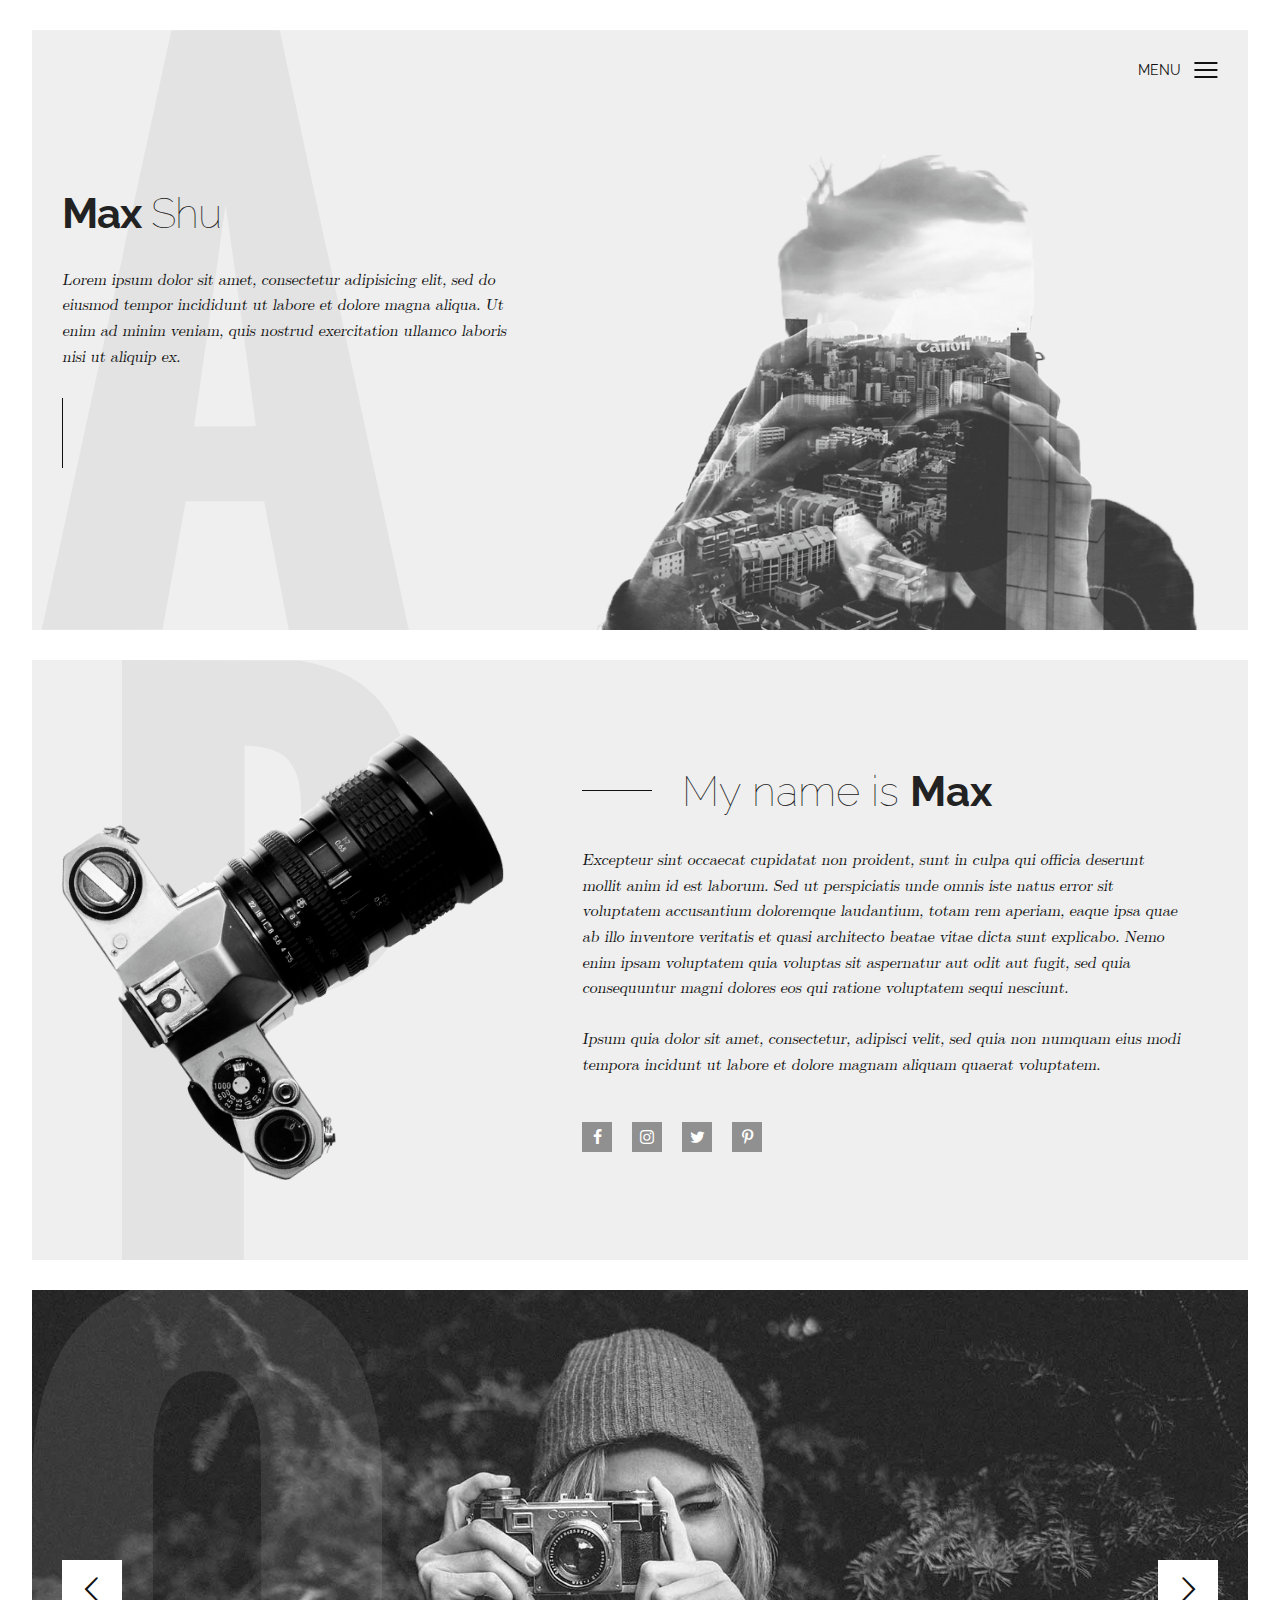
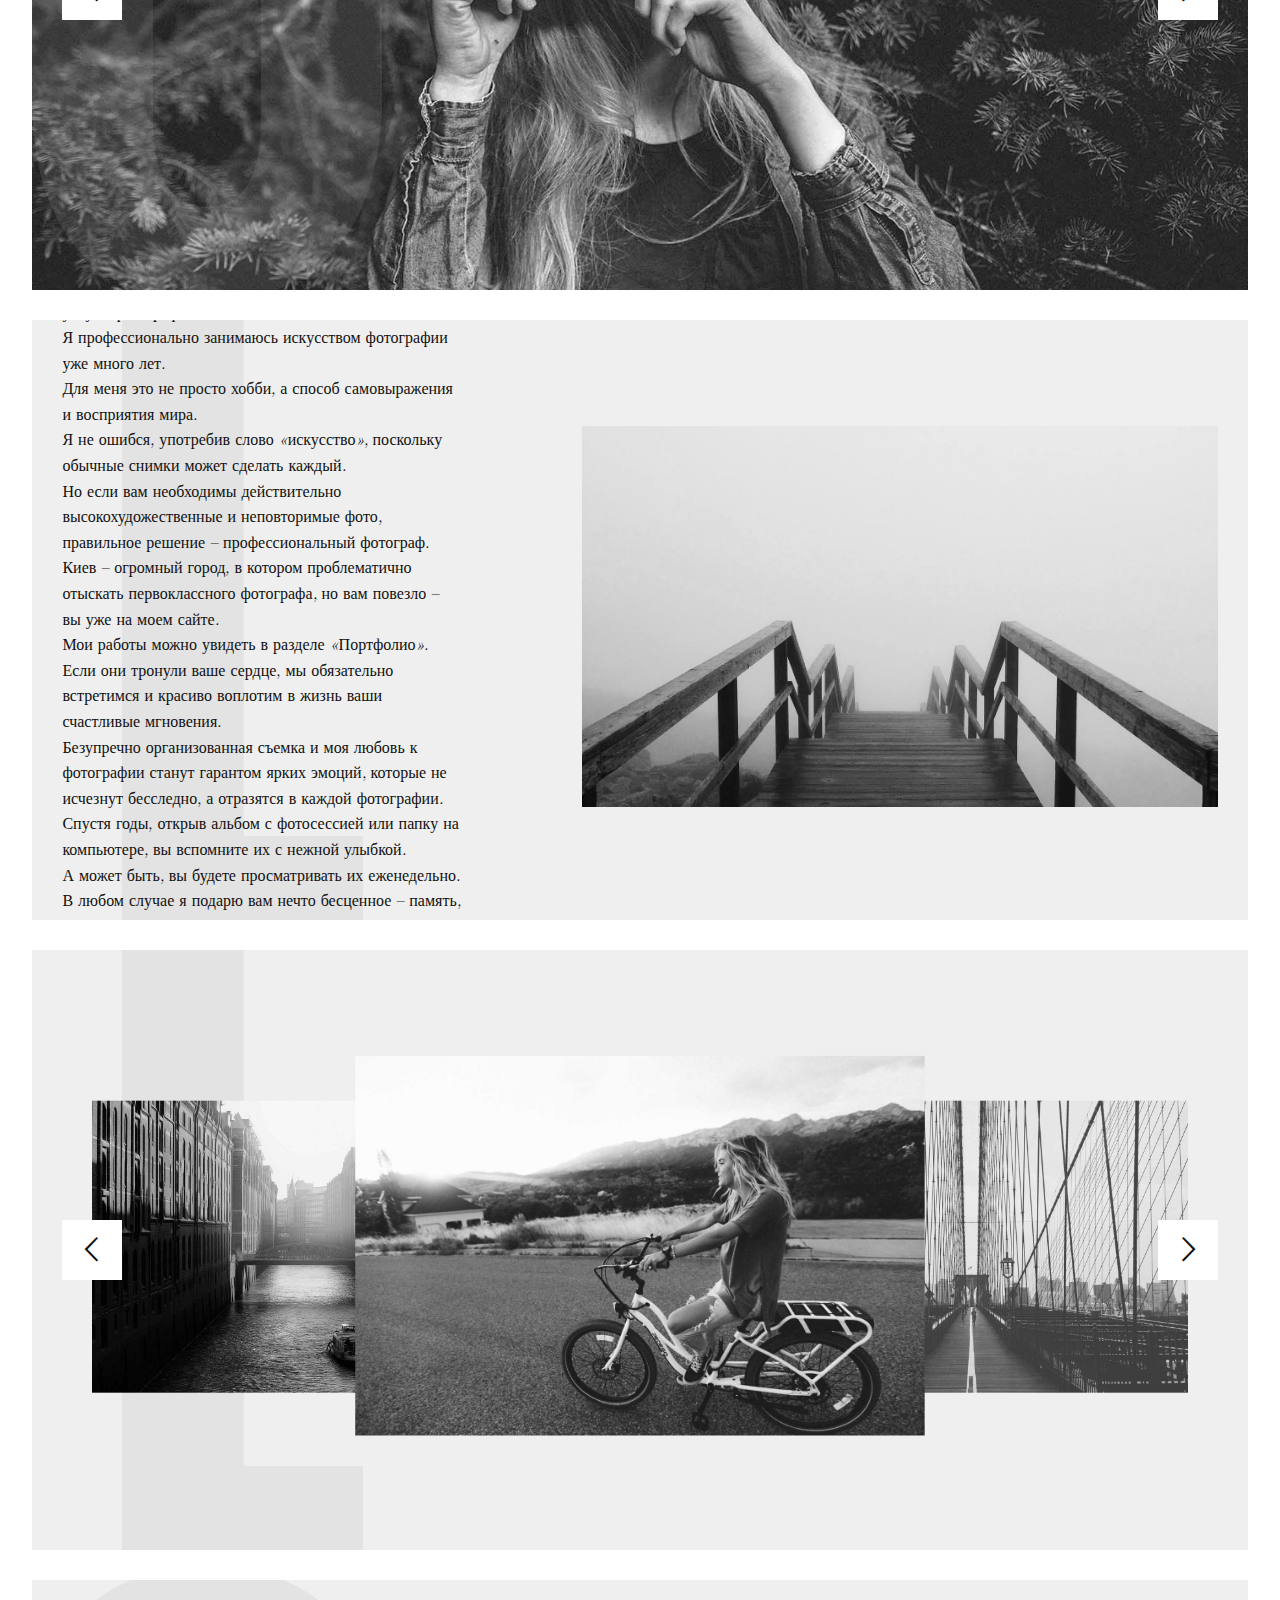
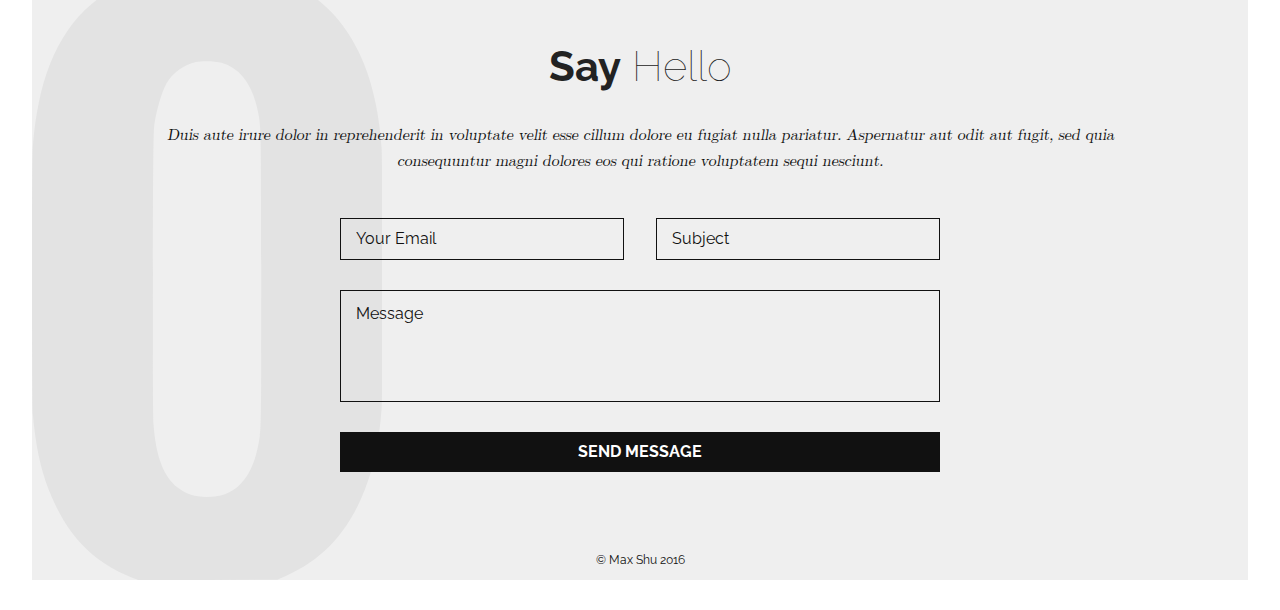
<file: Apollo-master/index.html>
<!DOCTYPE html>
<html lang="en">
  <head>
    <title>Max Shu</title>
    <meta charset="utf-8">
    <meta name="viewport" content="width=device-width, initial-scale=1">
    <meta http-equiv="X-UA-Compatible" content="IE=edge">
    <meta name="author" content="buckymaler.com">
    <link rel="stylesheet" href="assets/css/main.css">
  </head>
  <body>
    <section id="hero"><svg version="1.1" id="Layer_1" xmlns="http://www.w3.org/2000/svg" xmlns:xlink="http://www.w3.org/1999/xlink" x="0px" y="0px" viewBox="0 0 100 163.5" style="enable-background:new 0 0 100 163.5;" xml:space="preserve">
<g transform="translate(0.000000,749.000000) scale(0.100000,-0.100000)">
	<path d="M352.5,7487.4C351.4,7484.3,0,5858.4,0,5856.4c0-0.7,74-0.9,164.1-0.7l164.3,0.7l31.6,174.6l31.6,174.6h106.9h106.9l24.4-127.7c13.5-70.3,28.6-149.1,33.6-175l9.2-47.6h163.5H1000l-1.1,4.8c-2.8,11.1-350.7,1626.1-350.7,1627.9c0,1.1-61.1,2-147.3,2C384.8,7490,353.1,7489.3,352.5,7487.4z M542.3,6713.5c22.3-163.5,40.4-298.8,40.4-300.5c0-2.8-10.7-3.3-84-3.3h-84.2l1.3,7.2c2.2,12.7,84,590.8,84,593.4C499.8,7022.7,507,6971.7,542.3,6713.5z"/>
</g>
</svg>
      <header>
        <div class="nav-toggle">
          <p>Menu</p><span></span>
        </div>
        <ul class="nav">
          <li><a href="#about">About</a></li>
          <li><a href="#full-slide">Work</a></li>
          <li><a href="#contact">Contact</a></li>
        </ul>
      </header>
      <div class="wrapper">
        <div class="welcome">
          <h1><strong>Max</strong> Shu</h1>
          <p>Lorem ipsum dolor sit amet, consectetur adipisicing elit,
              sed do eiusmod tempor incididunt ut labore et dolore magna aliqua.
              Ut enim ad minim veniam, quis nostrud exercitation ullamco laboris nisi ut aliquip ex.</p>
        </div>
        <div class="photographer"><img src="assets/img/hero.png" alt="Photographer"></div>
      </div>
    </section>
    <section id="about"><svg version="1.1" id="Layer_1" xmlns="http://www.w3.org/2000/svg" xmlns:xlink="http://www.w3.org/1999/xlink" x="0px" y="0px" viewBox="0 0 100 203.6" style="enable-background:new 0 0 100 203.6;" xml:space="preserve">
<g transform="translate(0.000000,749.000000) scale(0.100000,-0.100000)">
	<path d="M0,6471.9V5454.2h206.5h206.5v436.2v436.2h7.6c19.8,0.3,107.9,5.7,128.3,8.2c90.2,10.9,154.9,29.4,220.4,62.8c141.1,72.6,213.3,213.3,228.3,444.1c8.7,135.3-7.3,272.3-42.9,368.3c-48.6,130.5-131,212.8-253.8,253.8c-15.5,5.2-43.5,12.8-62.2,17.1l-34,7.3l-302.2,0.8L0,7490V6471.9z M490.5,7190.8c51.1-13.6,71.2-28.8,92.9-69.8c22.3-41.9,26.4-81.5,24.7-243.2l-1.4-115l-8.4-32.1c-10.9-40.5-13.6-45.4-35.6-67.9c-21.2-22-30.7-27.4-60.6-34.5c-18.8-4.3-68.2-10.9-82.6-10.9c-3.3,0-3.8,44-3.8,291.1v291.3l26.6-1.6C456.8,7197.3,478.6,7194,490.5,7190.8z"/>
</g>
</svg>
      <div class="wrapper">
        <div class="camera"><img src="assets/img/camera.png" alt="Camera"></div>
        <div class="blurb">
          <h2>My name is <strong>Max</strong></h2>
          <p>Excepteur sint occaecat cupidatat non proident, sunt in culpa qui
              officia deserunt mollit anim id est laborum. Sed ut perspiciatis unde omnis iste natus
              error sit voluptatem accusantium doloremque laudantium, totam rem aperiam, eaque ipsa quae
              ab illo inventore veritatis et quasi architecto beatae vitae dicta sunt explicabo.
              Nemo enim ipsam voluptatem quia voluptas sit aspernatur aut odit aut fugit, sed quia consequuntur
              magni dolores eos qui ratione voluptatem sequi nesciunt.<br><br>Ipsum quia dolor sit amet,
              consectetur, adipisci velit, sed quia non numquam eius modi tempora incidunt ut labore
              et dolore magnam aliquam quaerat voluptatem.</p>
          <div class="social"><a href="#"><i class="icon-facebook"></i></a><a href="#"><i class="icon-instagram"></i></a><a href="#"><i class="icon-twitter"></i></a><a href="#"><i class="icon-pinterest-p"></i></a></div>
        </div>
      </div>
    </section>
    <section id="full-slide"><svg version="1.1" id="Layer_1" xmlns="http://www.w3.org/2000/svg" xmlns:xlink="http://www.w3.org/1999/xlink" x="0px" y="0px" viewBox="0 0 100 171.2" style="enable-background:new 0 0 100 171.2;" xml:space="preserve">
<g transform="translate(0.000000,750.000000) scale(0.100000,-0.100000)">
	<path d="M253.7,7486.3c-151.6-74.7-233.3-224.4-251.4-460.9c-3.2-41.5-3-726.7,0-763.9c7.5-86.3,21.9-155.7,44.5-213.7c51.4-130.6,124.4-207.8,239.3-253.2l17.8-6.8l197.9,0.5l197.9,0.7l22.8,10c98.4,42.7,167.6,112.8,214.8,217.1c34.2,75.6,52.5,154.8,60.3,260.3c3.2,42,3,700.9,0,743.1c-8.2,113.2-29.2,200.4-66,276.2c-44.1,90.4-104.6,151.6-190.9,193.4l-22.8,11H499.8H281.5L253.7,7486.3zM541.1,7263.7c52.3-15.8,85.6-58.7,101.8-131.3c11.4-51.6,11.2-43.8,11.2-488.6c0-384-0.2-418.7-3.9-444.3c-9.8-68.3-28.5-112.8-59.4-141.8c-24-22.4-52.5-32.6-92-32.6c-35.2,0-57.5,6.8-82.2,25.8c-40.9,30.8-63.2,89-69.9,182c-1.6,21.7-2.1,171.2-1.6,434.9c0.9,362.1,1.4,404.1,4.8,425.1c7.1,43.4,21,89,34.2,112.6c16.4,28.8,49.5,52.7,83.8,60.5C486.3,7270.1,523.3,7269,541.1,7263.7z"/>
</g>
</svg>
      <ul class="banner">
        <li class="active"></li>
        <li></li>
        <li></li>
      </ul><i class="icon-chevron-thin-left prev"></i><i class="icon-chevron-thin-right next"></i>
    </section>
    <section id="featured"><svg version="1.1" id="Layer_1" xmlns="http://www.w3.org/2000/svg" xmlns:xlink="http://www.w3.org/1999/xlink" x="0px" y="0px" viewBox="0 0 100 248.8" style="enable-background:new 0 0 100 248.8;" xml:space="preserve">
<g transform="translate(0.000000,749.000000) scale(0.100000,-0.100000)">
	<path d="M0,6245.8V5001.6h500h500V5176v174.4H752.5H505v1069.8V7490H252.5H0V6245.8z"/>
</g>
</svg>
      <div class="wrapper">
        <div class="blurb">
          <h2><strong>Ut enim</strong> ad minim</h2>
          <p>Давайте знакомиться! Меня зовут Максим, я предлагаю услуги фотографа в Киеве.<br>
              Я профессионально занимаюсь искусством фотографии уже много лет.<br>
              Для меня это не просто хобби, а способ самовыражения и восприятия мира.<br>
              Я не ошибся, употребив слово «искусство», поскольку обычные снимки может сделать каждый.<br>
              Но если вам необходимы действительно высокохудожественные и неповторимые фото, правильное решение – профессиональный фотограф.<br>
              Киев – огромный город, в котором проблематично отыскать первоклассного фотографа, но вам повезло – вы уже на моем сайте.<br>
              Мои работы можно увидеть в разделе «Портфолио». Если они тронули ваше сердце, мы обязательно встретимся и красиво воплотим в жизнь ваши счастливые мгновения.<br>
              Безупречно организованная съемка и моя любовь к фотографии станут гарантом ярких эмоций, которые не исчезнут бесследно, а отразятся в каждой фотографии.<br>
              Спустя годы, открыв альбом с фотосессией или папку на компьютере, вы вспомните их с нежной улыбкой. <br>
              А может быть, вы будете просматривать их еженедельно. В любом случае я подарю вам нечто бесценное – память, <br>
              которая останется с вами навсегда.</p>
        </div>
        <div class="featured"><img src="assets/img/featured.jpg" alt="Featured"></div>
      </div>
    </section>
    <section id="three-slide"><svg version="1.1" id="Layer_1" xmlns="http://www.w3.org/2000/svg" xmlns:xlink="http://www.w3.org/1999/xlink" x="0px" y="0px" viewBox="0 0 100 248.8" style="enable-background:new 0 0 100 248.8;" xml:space="preserve">
<g transform="translate(0.000000,749.000000) scale(0.100000,-0.100000)">
	<path d="M0,6245.8V5001.6h500h500V5176v174.4H752.5H505v1069.8V7490H252.5H0V6245.8z"/>
</g>
</svg>
      <div class="wrapper">
        <ul class="slider">
          <li class="back"><img src="assets/img/three-slide/thumb-1.jpg"></li>
          <li class="current"><img src="assets/img/three-slide/thumb-2.jpg"></li>
          <li class="front"><img src="assets/img/three-slide/thumb-3.jpg"></li>
          <li><img src="assets/img/three-slide/thumb-4.jpg"></li>
        </ul>
      </div><i class="icon-chevron-thin-left prev"></i><i class="icon-chevron-thin-right next"></i>
    </section>
    <section id="contact"><svg version="1.1" id="Layer_1" xmlns="http://www.w3.org/2000/svg" xmlns:xlink="http://www.w3.org/1999/xlink" x="0px" y="0px" viewBox="0 0 100 171.2" style="enable-background:new 0 0 100 171.2;" xml:space="preserve">
<g transform="translate(0.000000,750.000000) scale(0.100000,-0.100000)">
	<path d="M253.7,7486.3c-151.6-74.7-233.3-224.4-251.4-460.9c-3.2-41.5-3-726.7,0-763.9c7.5-86.3,21.9-155.7,44.5-213.7c51.4-130.6,124.4-207.8,239.3-253.2l17.8-6.8l197.9,0.5l197.9,0.7l22.8,10c98.4,42.7,167.6,112.8,214.8,217.1c34.2,75.6,52.5,154.8,60.3,260.3c3.2,42,3,700.9,0,743.1c-8.2,113.2-29.2,200.4-66,276.2c-44.1,90.4-104.6,151.6-190.9,193.4l-22.8,11H499.8H281.5L253.7,7486.3zM541.1,7263.7c52.3-15.8,85.6-58.7,101.8-131.3c11.4-51.6,11.2-43.8,11.2-488.6c0-384-0.2-418.7-3.9-444.3c-9.8-68.3-28.5-112.8-59.4-141.8c-24-22.4-52.5-32.6-92-32.6c-35.2,0-57.5,6.8-82.2,25.8c-40.9,30.8-63.2,89-69.9,182c-1.6,21.7-2.1,171.2-1.6,434.9c0.9,362.1,1.4,404.1,4.8,425.1c7.1,43.4,21,89,34.2,112.6c16.4,28.8,49.5,52.7,83.8,60.5C486.3,7270.1,523.3,7269,541.1,7263.7z"/>
</g>
</svg>
      <div class="wrapper">
        <div class="blurb">
          <h2><strong>Say</strong> Hello</h2>
          <p>Duis aute irure dolor in reprehenderit in voluptate velit esse cillum dolore eu fugiat nulla pariatur. Aspernatur aut odit aut fugit, sed quia consequuntur magni dolores eos qui ratione voluptatem sequi nesciunt.</p>
        </div>
        <form>
          <input type="email" placeholder="Your Email">
          <input type="text" placeholder="Subject">
          <textarea placeholder="Message"></textarea>
          <input type="submit" value="Send Message">
        </form>
      </div>
      <p class="copyright">&copy; Max Shu 2016</p>
    </section>
    <script src="https://ajax.googleapis.com/ajax/libs/jquery/2.2.4/jquery.min.js"></script>
    <script>window.jQuery || document.write('<script src="assets/js/vendor/jquery-2.2.4.min.js"><\/script>')</script>
    <script src="assets/js/functions-min.js"></script>
  </body>
</html>
</file>
<file: Apollo-master/assets/css/main.css>
@import "https://fonts.googleapis.com/css?family=Raleway:100,400,700";@font-face{font-family:'LMRomanSlant10';src:url("fonts/lmromanslant10-regular-webfont.eot");src:url("fonts/lmromanslant10-regular-webfont.eot?#iefix") format("embedded-opentype"),url("fonts/lmromanslant10-regular-webfont.woff") format("woff"),url("fonts/lmromanslant10-regular-webfont.ttf") format("truetype"),url("fonts/lmromanslant10-regular-webfont.svg#latin_modern_roman_slante10Rg") format("svg");font-weight:normal;font-style:normal}/*! normalize.css v3.0.2 | MIT License | git.io/normalize */html{font-family:sans-serif;-ms-text-size-adjust:100%;-webkit-text-size-adjust:100%}body{margin:0}article,aside,details,figcaption,figure,footer,header,hgroup,main,menu,nav,section,summary{display:block}audio,canvas,progress,video{display:inline-block;vertical-align:baseline}audio:not([controls]){display:none;height:0}[hidden],template{display:none}a{background-color:transparent}a:active,a:hover{outline:0}abbr[title]{border-bottom:1px dotted}b,strong{font-weight:bold}dfn{font-style:italic}h1{font-size:2em;margin:0.67em 0}mark{background:#ff0;color:#000}small{font-size:80%}sub,sup{font-size:75%;line-height:0;position:relative;vertical-align:baseline}sup{top:-0.5em}sub{bottom:-0.25em}img{border:0}svg:not(:root){overflow:hidden}figure{margin:1em 40px}hr{box-sizing:content-box;height:0}pre{overflow:auto}code,kbd,pre,samp{font-family:monospace, monospace;font-size:1em}button,input,optgroup,select,textarea{color:inherit;font:inherit;margin:0}button{overflow:visible}button,select{text-transform:none}button,html input[type="button"],input[type="reset"],input[type="submit"]{-webkit-appearance:button;cursor:pointer}button[disabled],html input[disabled]{cursor:default}button::-moz-focus-inner,input::-moz-focus-inner{border:0;padding:0}input{line-height:normal}input[type="checkbox"],input[type="radio"]{box-sizing:border-box;padding:0}input[type="number"]::-webkit-inner-spin-button,input[type="number"]::-webkit-outer-spin-button{height:auto}input[type="search"]{-webkit-appearance:textfield;box-sizing:content-box}input[type="search"]::-webkit-search-cancel-button,input[type="search"]::-webkit-search-decoration{-webkit-appearance:none}fieldset{border:1px solid #c0c0c0;margin:0 2px;padding:0.35em 0.625em 0.75em}legend{border:0;padding:0}textarea{overflow:auto}optgroup{font-weight:bold}table{border-collapse:collapse;border-spacing:0}td,th{padding:0}@font-face{font-family:'icomoon';src:url("fonts/icomoon.eot?3hi6ws");src:url("fonts/icomoon.eot?3hi6ws#iefix") format("embedded-opentype"),url("fonts/icomoon.ttf?3hi6ws") format("truetype"),url("fonts/icomoon.woff?3hi6ws") format("woff"),url("fonts/icomoon.svg?3hi6ws#icomoon") format("svg");font-weight:normal;font-style:normal}[class^="icon-"],[class*=" icon-"]{font-family:'icomoon' !important;speak:none;font-style:normal;font-weight:normal;font-variant:normal;text-transform:none;line-height:1;-webkit-font-smoothing:antialiased;-moz-osx-font-smoothing:grayscale}.icon-chevron-thin-left:before{content:"\e904"}.icon-chevron-thin-right:before{content:"\e905"}.icon-pinterest-p:before{content:"\e900"}.icon-twitter:before{content:"\e901"}.icon-instagram:before{content:"\e902"}.icon-facebook:before{content:"\e903"}body{background-color:#fff;font-size:16px;line-height:1.6;font-family:"LMRomanSlant10",serif;color:#111;-webkit-font-smoothing:antialiased;-webkit-text-size-adjust:100%}@media (max-width: 415px){body{font-size:14px}}::-moz-selection{background:#FFF498}::selection{background:#FFF498}::-moz-selection{background:#FFF498}img::-moz-selection{background:transparent}img::selection{background:transparent}img::-moz-selection{background:transparent}body{-webkit-tap-highlight-color:#FFF498}.gigantic,.huge,.large,.bigger,.big,h1,h2,h3,h4,h5,h6{color:#222;font-weight:bold}.gigantic{font-size:110px;line-height:1.09;letter-spacing:-2px}.huge,h1{font-size:68px;line-height:1.05;letter-spacing:-1px}.large,h2{font-size:42px;line-height:1.14}.bigger,h3{font-size:26px;line-height:1.38}.big,h4{font-size:22px;line-height:1.38}.small,small{font-size:10px;line-height:1.2}p{margin:0 0 20px 0}em{font-style:italic}strong{font-weight:bold}hr{border:solid #ddd;border-width:1px 0 0;clear:both;margin:10px 0 30px;height:0}svg{position:absolute;height:100%}svg path{fill:#e3e3e3}#hero svg{left:10px}#about svg,#featured svg,#three-slide svg{left:90px}#full-slide svg{left:0;opacity:.1;z-index:9}#contact svg{left:0}@media (max-width: 640px){#hero svg,#about svg,#featured svg,#three-slide svg,#full-slide svg,#contact svg{left:0}}.nav{visibility:hidden;position:absolute;top:75px;right:0;display:-webkit-box;display:-webkit-flex;display:-ms-flexbox;display:flex;width:100px;-webkit-box-orient:vertical;-webkit-box-direction:normal;-webkit-flex-direction:column;-ms-flex-direction:column;flex-direction:column;-webkit-box-pack:center;-webkit-justify-content:center;-ms-flex-pack:center;justify-content:center;margin:0;padding:0;list-style:none;background-color:#e3e3e3;border:1px solid #111;border:1px solid rgba(17,17,17,0.15);opacity:0;z-index:10;-webkit-transition:opacity .3s ease-in-out,visibility 0s .3s;transition:opacity .3s ease-in-out,visibility 0s .3s}.nav.open{visibility:visible;opacity:1;-webkit-transition:opacity .3s ease-in-out;transition:opacity .3s ease-in-out}.nav:before{content:"";position:absolute;top:-12px;left:50%;-webkit-transform:translateX(-50%) rotate(45deg);transform:translateX(-50%) rotate(45deg);width:25px;height:25px;border:1px solid #111;border:1px solid rgba(17,17,17,0.15);background-color:#e3e3e3}.nav li{position:relative;width:100%;text-align:center;border-bottom:1px solid #111;border-bottom:1px solid rgba(17,17,17,0.15);background-color:#e3e3e3;overflow:hidden;z-index:10}.nav li:last-child{border-bottom:none}.nav li a{display:block;width:100%;height:100%;padding:5px 0;color:#111;font-size:12px;font-family:"Raleway",Helvetica,sans-serif;text-transform:uppercase;text-decoration:none;-webkit-transition:background-color .2s ease-in-out;transition:background-color .2s ease-in-out}.nav li a:hover{background-color:#dbdbdb}#hero{position:relative;width:1440px;max-width:95%;height:600px;margin:30px auto;background-color:#efefef;overflow:hidden}@media (max-width: 768px){#hero{margin:15px auto}}#hero header{position:absolute;left:50%;-webkit-transform:translateX(-50%);transform:translateX(-50%);display:-webkit-box;display:-webkit-flex;display:-ms-flexbox;display:flex;width:95%;height:80px;-webkit-box-align:center;-webkit-align-items:center;-ms-flex-align:center;align-items:center;-webkit-box-pack:end;-webkit-justify-content:flex-end;-ms-flex-pack:end;justify-content:flex-end;z-index:10}#hero header .nav-toggle{position:relative;display:-webkit-box;display:-webkit-flex;display:-ms-flexbox;display:flex;width:80px;-webkit-box-align:center;-webkit-align-items:center;-ms-flex-align:center;align-items:center;-webkit-box-pack:justify;-webkit-justify-content:space-between;-ms-flex-pack:justify;justify-content:space-between;cursor:pointer}#hero header .nav-toggle p{margin-bottom:0;font-size:14px;font-family:"Raleway",Helvetica,sans-serif;text-transform:uppercase}#hero header .nav-toggle span,#hero header .nav-toggle span:before,#hero header .nav-toggle span:after{content:"";position:relative;display:block;width:23px;height:2px;background-color:#111}#hero header .nav-toggle span:before{bottom:7px}#hero header .nav-toggle span:after{top:5px}#hero .wrapper{position:relative;display:-webkit-box;display:-webkit-flex;display:-ms-flexbox;display:flex;width:1180px;max-width:95%;height:100%;margin:0 auto;-webkit-box-align:center;-webkit-align-items:center;-ms-flex-align:center;align-items:center}#hero .wrapper .welcome{width:45%}#hero .wrapper .welcome:after{content:"";display:block;width:1px;height:70px;background-color:#111}#hero .wrapper .welcome h1{margin-top:0;margin-bottom:30px;font-size:42px;font-family:"Raleway",Helvetica,sans-serif;font-weight:100}@media (max-width: 640px){#hero .wrapper .welcome h1{margin-bottom:20px;font-size:30px}}#hero .wrapper .welcome p{max-width:450px;margin-bottom:30px}@media (max-width: 1180px){#hero .wrapper .welcome:after{display:none}#hero .wrapper .welcome p{margin-bottom:0}}#hero .wrapper .photographer{width:55%;-webkit-align-self:flex-end;-ms-flex-item-align:end;align-self:flex-end;line-height:0}#hero .wrapper .photographer img{width:100%;opacity:.95}@media (max-width: 1023px){#hero .wrapper .welcome{display:-webkit-box;display:-webkit-flex;display:-ms-flexbox;display:flex;width:100%;-webkit-box-orient:vertical;-webkit-box-direction:normal;-webkit-flex-direction:column;-ms-flex-direction:column;flex-direction:column;-webkit-box-align:end;-webkit-align-items:flex-end;-ms-flex-align:end;align-items:flex-end;text-align:right}#hero .wrapper .photographer{display:none}}@media (max-width: 640px){#hero .wrapper .welcome{-webkit-box-align:center;-webkit-align-items:center;-ms-flex-align:center;-ms-grid-row-align:center;align-items:center;text-align:center}}#about{position:relative;width:1440px;max-width:95%;height:600px;margin:30px auto;background-color:#efefef;overflow:hidden}@media (max-width: 768px){#about{margin:15px auto}}#about .wrapper{position:relative;display:-webkit-box;display:-webkit-flex;display:-ms-flexbox;display:flex;width:1180px;max-width:95%;height:100%;margin:0 auto;-webkit-box-align:center;-webkit-align-items:center;-ms-flex-align:center;align-items:center}#about .wrapper .camera{width:45%}#about .wrapper .camera img{width:85%}#about .wrapper .blurb{width:55%}#about .wrapper .blurb h2{margin-top:0;margin-bottom:30px;font-size:42px;font-family:"Raleway",Helvetica,sans-serif;font-weight:100}@media (max-width: 640px){#about .wrapper .blurb h2{margin-bottom:20px;font-size:30px}}#about .wrapper .blurb h2:before{content:"";position:relative;bottom:15px;display:inline-block;width:70px;height:1px;margin-right:30px;background-color:#111}#about .wrapper .blurb p{max-width:600px;margin-bottom:45px}#about .wrapper .blurb .social{display:-webkit-box;display:-webkit-flex;display:-ms-flexbox;display:flex;width:180px;-webkit-box-pack:justify;-webkit-justify-content:space-between;-ms-flex-pack:justify;justify-content:space-between}#about .wrapper .blurb .social a{color:#fff;text-decoration:none}#about .wrapper .blurb .social i{display:block;width:30px;height:30px;font-size:16px;text-align:center;line-height:30px;background-color:#909090;-webkit-transition:background-color .2s ease-in-out;transition:background-color .2s ease-in-out}#about .wrapper .blurb .social i:hover{background-color:#020202}@media (max-width: 1023px){#about .wrapper .camera{display:none}#about .wrapper .blurb{display:-webkit-box;display:-webkit-flex;display:-ms-flexbox;display:flex;width:100%;-webkit-box-orient:vertical;-webkit-box-direction:normal;-webkit-flex-direction:column;-ms-flex-direction:column;flex-direction:column;-webkit-box-align:end;-webkit-align-items:flex-end;-ms-flex-align:end;align-items:flex-end;text-align:right}#about .wrapper .blurb h2:before{display:none}}@media (max-width: 640px){#about .wrapper .blurb{-webkit-box-align:center;-webkit-align-items:center;-ms-flex-align:center;-ms-grid-row-align:center;align-items:center;text-align:center}}#full-slide{position:relative;width:1440px;max-width:95%;height:600px;margin:30px auto;background-color:#efefef;overflow:hidden}@media (max-width: 768px){#full-slide{margin:15px auto}}#full-slide .banner{position:relative;width:100%;height:100%;margin:0;padding:0;list-style:none}#full-slide .banner li{position:absolute;top:0;left:0;right:0;bottom:0;background-position:center;background-size:cover;background-repeat:no-repeat;opacity:0;-webkit-transition:opacity .6s ease-in-out;transition:opacity .6s ease-in-out}#full-slide .banner li.active{opacity:1;-webkit-transition:opacity .6s ease-in-out;transition:opacity .6s ease-in-out}#full-slide .banner li:nth-child(1){background-image:url("../img/full-slide/thumb-1.jpg")}#full-slide .banner li:nth-child(2){background-image:url("../img/full-slide/thumb-2.jpg")}#full-slide .banner li:nth-child(3){background-image:url("../img/full-slide/thumb-3.jpg")}#full-slide i{position:absolute;top:50%;-webkit-transform:translateY(-50%) scale(1);transform:translateY(-50%) scale(1);width:60px;height:60px;font-size:28px;text-align:center;line-height:60px;background-color:#fff;cursor:pointer;z-index:10;-webkit-transition:all .2s ease-in-out;transition:all .2s ease-in-out}#full-slide i:hover{-webkit-transform:translateY(-50%) scale(1.1);transform:translateY(-50%) scale(1.1)}#full-slide .prev{left:30px}#full-slide .next{right:30px}@media (max-width: 767px){#full-slide i{-webkit-transform:translateY(-50%) scale(.7);transform:translateY(-50%) scale(.7)}#full-slide i:hover{-webkit-transform:translateY(-50%) scale(.8);transform:translateY(-50%) scale(.8)}#full-slide .prev{left:0}#full-slide .next{right:0}}#featured{position:relative;width:1440px;max-width:95%;height:600px;margin:30px auto;background-color:#efefef;overflow:hidden}@media (max-width: 768px){#featured{margin:15px auto}}#featured .wrapper{position:relative;display:-webkit-box;display:-webkit-flex;display:-ms-flexbox;display:flex;width:1180px;max-width:95%;height:100%;margin:0 auto;-webkit-box-align:center;-webkit-align-items:center;-ms-flex-align:center;align-items:center}#featured .wrapper .blurb{width:45%}#featured .wrapper .blurb:after{content:"";display:inline-block;width:1px;height:70px;background-color:#111}#featured .wrapper .blurb h2{margin-top:0;margin-bottom:30px;font-size:42px;font-family:"Raleway",Helvetica,sans-serif;font-weight:100}@media (max-width: 640px){#featured .wrapper .blurb h2{margin-bottom:20px;font-size:30px}}#featured .wrapper .blurb p{max-width:400px;margin-bottom:30px}#featured .wrapper .featured{width:55%}#featured .wrapper .featured img{width:100%}@media (max-width: 1023px){#featured .wrapper .blurb{display:-webkit-box;display:-webkit-flex;display:-ms-flexbox;display:flex;width:100%;-webkit-box-orient:vertical;-webkit-box-direction:normal;-webkit-flex-direction:column;-ms-flex-direction:column;flex-direction:column;-webkit-box-align:end;-webkit-align-items:flex-end;-ms-flex-align:end;align-items:flex-end;text-align:right}#featured .wrapper .blurb:after{display:none}#featured .wrapper .blurb p{margin-bottom:0}#featured .wrapper .featured{display:none}}@media (max-width: 640px){#featured .wrapper .blurb{-webkit-box-align:center;-webkit-align-items:center;-ms-flex-align:center;-ms-grid-row-align:center;align-items:center;text-align:center}}#three-slide{position:relative;width:1440px;max-width:95%;height:600px;margin:30px auto;background-color:#efefef;overflow:hidden}@media (max-width: 768px){#three-slide{margin:15px auto}}#three-slide .wrapper{position:relative;display:-webkit-box;display:-webkit-flex;display:-ms-flexbox;display:flex;width:1180px;max-width:95%;height:100%;margin:0 auto;-webkit-box-align:center;-webkit-align-items:center;-ms-flex-align:center;align-items:center}#three-slide .wrapper .slider{position:relative;width:calc(100% - 60px);height:100%;margin:0 auto;padding:0;list-style:none;opacity:1;-webkit-transition:opacity .3s ease-in-out;transition:opacity .3s ease-in-out}#three-slide .wrapper .slider.swap{opacity:0;-webkit-transition:opacity .3s ease-in-out;transition:opacity .3s ease-in-out}#three-slide .wrapper .slider li{position:absolute;top:50%;-webkit-transform:translateY(-50%);transform:translateY(-50%);width:40%;opacity:0}@media (max-width: 900px){#three-slide .wrapper .slider li{width:50%}}#three-slide .wrapper .slider li img{width:100%}#three-slide .wrapper .slider .back{left:0;opacity:1}#three-slide .wrapper .slider .current{left:50%;-webkit-transform:translate(-50%, -50%) scale(1.3);transform:translate(-50%, -50%) scale(1.3);opacity:1;z-index:10}#three-slide .wrapper .slider .front{right:0;opacity:1}@media (max-width: 767px){#three-slide .wrapper .slider{width:calc(100% - 30px)}#three-slide .wrapper .slider li{width:75%}#three-slide .wrapper .slider .back,#three-slide .wrapper .slider .front{display:none}}#three-slide i{position:absolute;top:50%;-webkit-transform:translateY(-50%);transform:translateY(-50%);width:60px;height:60px;font-size:28px;text-align:center;line-height:60px;background-color:#fff;cursor:pointer;z-index:10;-webkit-transition:all .2s ease-in-out;transition:all .2s ease-in-out}#three-slide i:hover{-webkit-transform:translateY(-50%) scale(1.1);transform:translateY(-50%) scale(1.1)}#three-slide .prev{left:30px}#three-slide .next{right:30px}@media (max-width: 767px){#three-slide i{-webkit-transform:translateY(-50%) scale(.7);transform:translateY(-50%) scale(.7)}#three-slide i:hover{-webkit-transform:translateY(-50%) scale(.8);transform:translateY(-50%) scale(.8)}#three-slide .prev{left:0}#three-slide .next{right:0}}#contact{position:relative;width:1440px;max-width:95%;height:600px;margin:30px auto;background-color:#efefef;overflow:hidden}@media (max-width: 768px){#contact{margin:15px auto}}#contact .wrapper{position:relative;display:-webkit-box;display:-webkit-flex;display:-ms-flexbox;display:flex;width:1180px;max-width:95%;height:100%;margin:0 auto;-webkit-box-align:center;-webkit-align-items:center;-ms-flex-align:center;align-items:center;-webkit-box-orient:vertical;-webkit-box-direction:normal;-webkit-flex-direction:column;-ms-flex-direction:column;flex-direction:column;-webkit-box-pack:center;-webkit-justify-content:center;-ms-flex-pack:center;justify-content:center}#contact .wrapper .blurb{max-width:950px;margin-top:-45px;text-align:center}#contact .wrapper .blurb h2{margin-top:0;margin-bottom:30px;font-size:42px;font-family:"Raleway",Helvetica,sans-serif;font-weight:100}@media (max-width: 640px){#contact .wrapper .blurb h2{margin-bottom:20px;font-size:30px}}#contact .wrapper .blurb p{margin-bottom:45px}#contact .wrapper form{position:relative;display:-webkit-box;display:-webkit-flex;display:-ms-flexbox;display:flex;max-width:600px;-webkit-flex-wrap:wrap;-ms-flex-wrap:wrap;flex-wrap:wrap;-webkit-box-pack:justify;-webkit-justify-content:space-between;-ms-flex-pack:justify;justify-content:space-between;color:#111;font-family:"Raleway",Helvetica,sans-serif}#contact .wrapper form input[type="email"],#contact .wrapper form input[type="text"]{width:42%;height:40px;padding:0 15px;border:1px solid #111;border-radius:0;background:transparent}#contact .wrapper form input[type="email"]::-webkit-input-placeholder,#contact .wrapper form input[type="text"]::-webkit-input-placeholder{color:#111}#contact .wrapper form input[type="email"]::-moz-placeholder,#contact .wrapper form input[type="text"]::-moz-placeholder{color:#111}#contact .wrapper form input[type="email"]:-ms-input-placeholder,#contact .wrapper form input[type="text"]:-ms-input-placeholder{color:#111}#contact .wrapper form input[type="email"]::placeholder,#contact .wrapper form input[type="text"]::placeholder{color:#111}#contact .wrapper form input[type="email"]:focus,#contact .wrapper form input[type="text"]:focus{outline:none}#contact .wrapper form textarea{width:100%;height:90px;margin:30px 0;padding:10px 15px;border:1px solid #111;border-radius:0;background:transparent;resize:none}#contact .wrapper form textarea::-webkit-input-placeholder{color:#111}#contact .wrapper form textarea::-moz-placeholder{color:#111}#contact .wrapper form textarea:-ms-input-placeholder{color:#111}#contact .wrapper form textarea::placeholder{color:#111}#contact .wrapper form textarea:focus{outline:none}#contact .wrapper form input[type="submit"]{width:100%;height:40px;color:#fff;font-weight:700;text-transform:uppercase;border:none;border-radius:0;background-color:#111}@media (max-width: 640px){#contact .wrapper form input[type="email"],#contact .wrapper form input[type="text"]{width:100%;margin-bottom:10px}#contact .wrapper form textarea{margin:0 0 10px 0}}#contact .copyright{position:absolute;bottom:10px;left:50%;-webkit-transform:translate(-50%);transform:translate(-50%);margin-bottom:0;font-family:"Raleway",Helvetica,sans-serif;font-size:12px}
</file>
